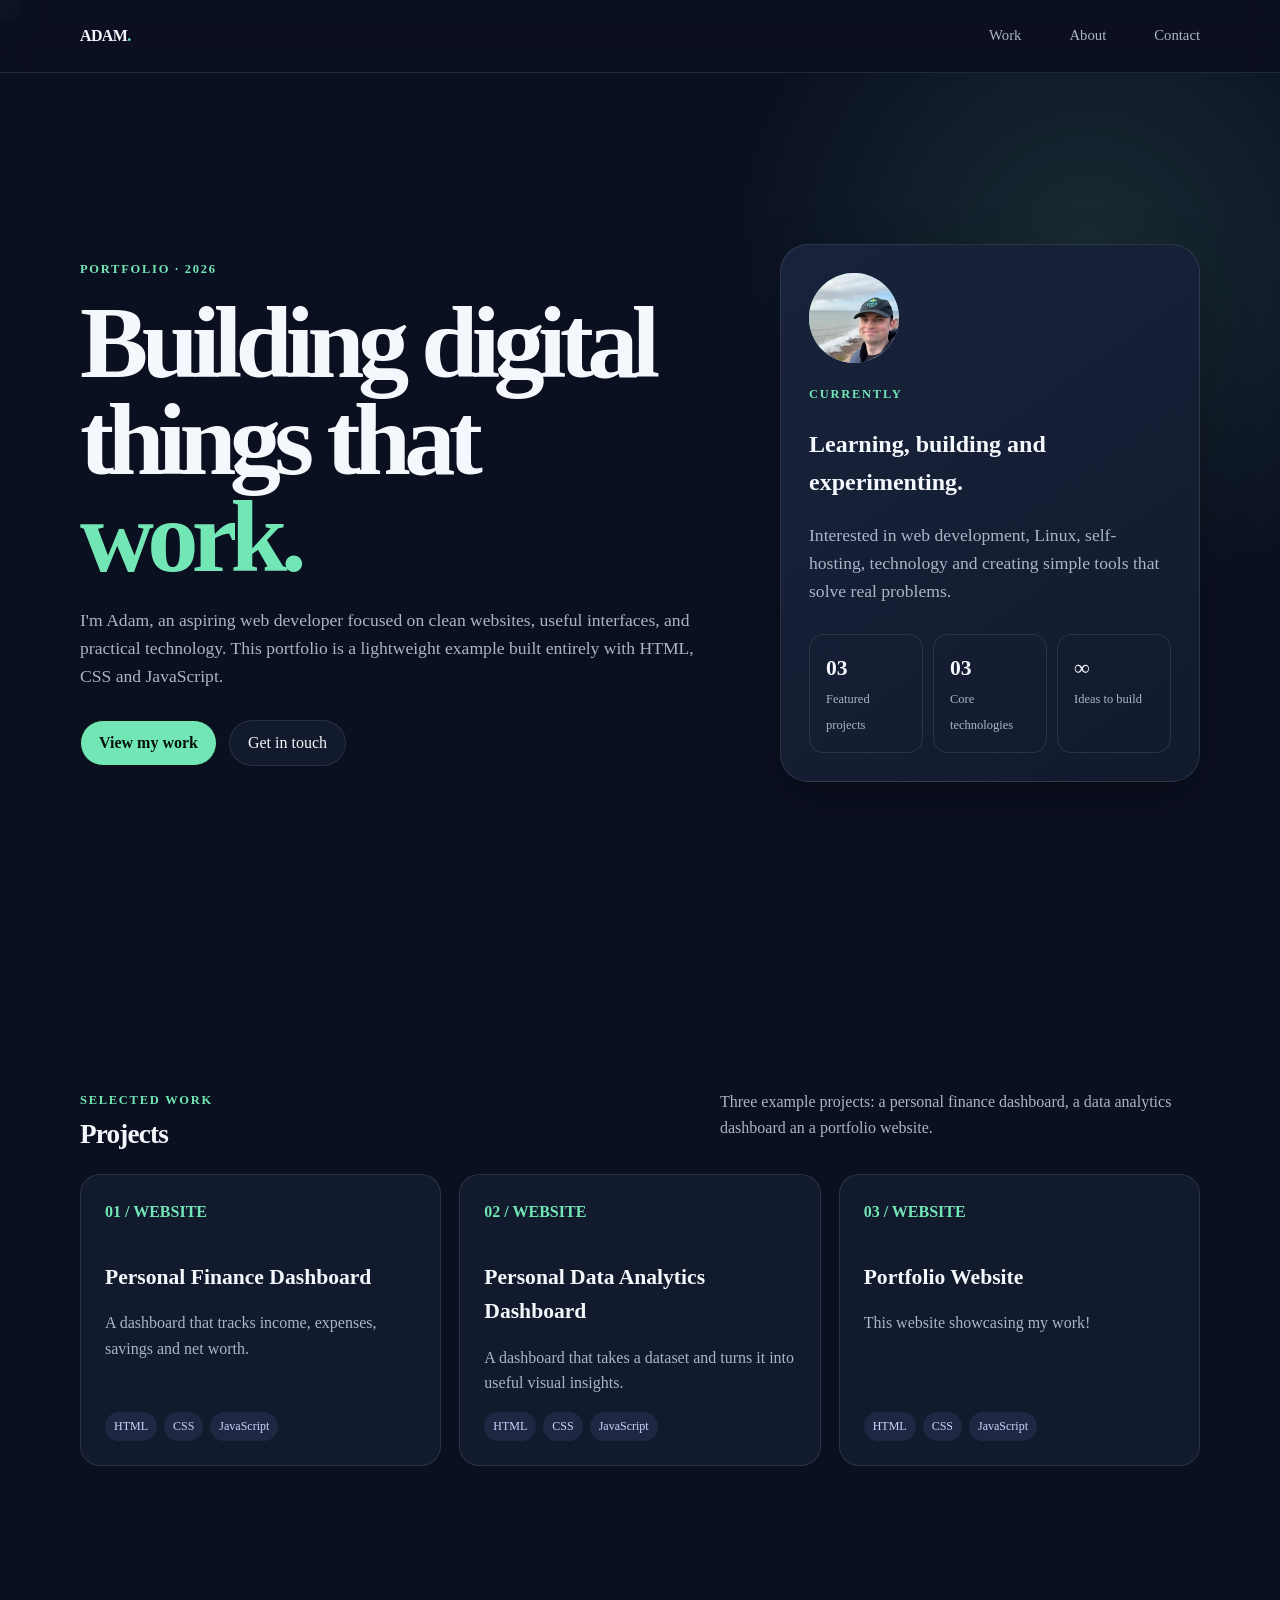
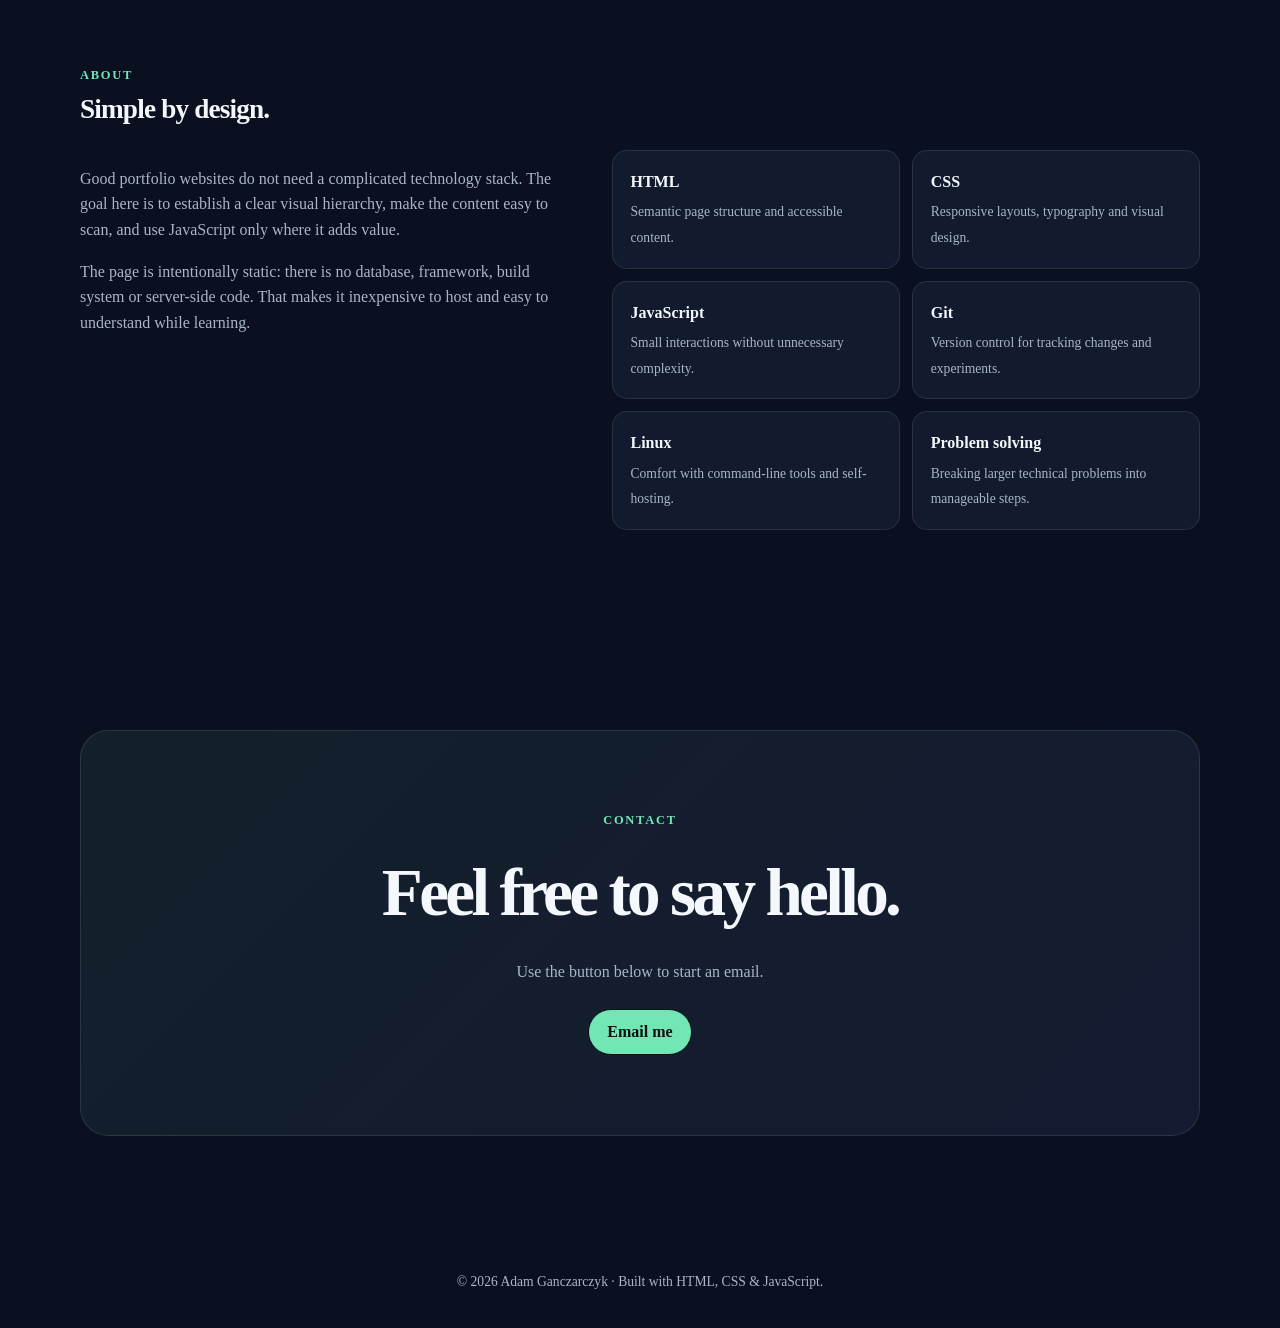
<file: index.html>
<!DOCTYPE html> <!-- Declares this document as modern HTML5. -->
<html lang="en"> <!-- Sets English as the document language for browsers and assistive technology. -->
<head>
  <meta charset="utf-8"> <!-- Allows the page to display the full range of text characters. -->
  <meta name="viewport" content="width=device-width, initial-scale=1"> <!-- Makes the layout match the device width on phones and tablets. -->
  <title>Adam Ganczarczyk &ndash; Portfolio</title> <!-- Sets the title shown in the browser tab. -->
  <link rel="stylesheet" href="style.css"> <!-- Loads the one stylesheet shared by both pages. -->
	<link rel="icon" href="favicon.png" type="image/png">
  <script src="script.js" defer></script> <!-- Loads the one shared script after the HTML has been parsed. -->
</head> <!-- Ends the page metadata. -->

<body> <!-- Starts the visible homepage content. -->
<!-- Animated background -->
	<ul class="background" aria-hidden="true">
	<li></li>
	<li></li>
	<li></li>
	<li></li>
	<li></li>
	<li></li>
	<li></li>
	<li></li>
	<li></li>
	<li></li>
	</ul>
	
	<!-- The header contains the portfolio brand and in-page navigation. -->
<header class="site-header">
	<nav class="nav container" aria-label="Main navigation">
		<a class="logo" href="#top">ADAM<span>.</span>
		</a>
		<div class="nav-links">
			<a href="#work">Work</a>
			<a href="#about">About</a>
			<a href="#contact">Contact</a>
		</div>
	</nav>
</header>

<!-- Gives the main content a top anchor for the brand link. -->
<main id="top"> 
<!-- The hero introduces the portfolio owner and offers quick navigation actions. -->
<section class="hero">
	<div class="container hero-grid">
		<div>
			<div class="eyebrow">Portfolio · 2026</div>
			<h1>Building digital things that <span>work.</span>
			</h1>
			<p>I'm Adam, an aspiring web developer focused on clean websites, useful interfaces, and practical technology. This portfolio is a lightweight example built entirely with HTML, CSS and JavaScript.</p>
			<div class="actions">
				<a class="btn primary" href="#work">View my work</a>
				<a class="btn" href="#contact">Get in touch</a>
			</div>
		</div>
		<aside class="hero-card">
			<div class="avatar">
				<img src="Profile_Picture.webp" alt="Profile Picture">
		</div>
				<div class="eyebrow">Currently
		</div>
				<h2>Learning, building and experimenting.</h2>
				<p>Interested in web development, Linux, self-hosting, technology and creating simple tools that solve real problems.</p>
				<div class="stats">
					<div class="stat">
						<strong>03</strong>
						<span>Featured projects</span>
					</div>
					<div class="stat">
						<strong>03</strong>
						<span>Core technologies</span>
					</div>
					<div class="stat">
						<strong>∞</strong>
						<span>Ideas to build</span>
					</div>
				</div>
			</aside>
		</div>
	</section>
	
<!-- The work section presents featured projects, including the link to finance.html. -->
<section class="section" id="work">
	<div class="container">
		<div class="section-heading">
			<div>
				<div class="eyebrow">Selected work</div>
				<h2>Projects</h2>
			</div>
			<p>Three example projects: a personal finance dashboard, a data analytics dashboard an a portfolio website.</p>
		</div>
		<div class="projects">
			<a class="project project-link" href="finance.html" aria-label="Open the Personal Finance Dashboard">
				<div>
					<div class="project-number">01 / WEBSITE</div>
					<h3>Personal Finance Dashboard</h3>
					<p>A dashboard that tracks income, expenses, savings and net worth.</p>
				</div>
				<div class="tags">
					<span class="tag">HTML</span>
					<span class="tag">CSS</span>
					<span class="tag">JavaScript</span>
				</div>
			</a>
			<article class="project project-link">
					<div class="project-content">
						<div>
							<div class="project-number">02 / WEBSITE</div>
							<h3>Personal Data Analytics Dashboard</h3>
							<p>A dashboard that takes a dataset and turns it into useful visual insights.</p>
						</div>
						<div class="tags">
							<span class="tag">HTML</span>
							<span class="tag">CSS</span>
							<span class="tag">JavaScript</span>
						</div>
					</div>
				<span class="coming-soon" aria-hidden="true">Coming Soon!</span>
			</article>
			<article class="project">
				<div>
					<div class="project-number">03 / WEBSITE</div>
					<h3>Portfolio Website</h3>
					<p>This website showcasing my work!</p>
				</div>
				<div class="tags">
					<span class="tag">HTML</span>
					<span class="tag">CSS</span>
					<span class="tag">JavaScript</span>
				</div>
			</article>
		</div>
	</div>
</section>
<!-- The about section explains the site's approach and summarises relevant skills. -->
<section class="section" id="about">
	<div class="container">
		<div class="section-heading">
			<div>
				<div class="eyebrow">About</div>
				<h2>Simple by design.</h2>
			</div>
		</div>
		<div class="about-grid">
			<div class="about-copy">
				<p>Good portfolio websites do not need a complicated technology stack. The goal here is to establish a clear visual hierarchy, make the content easy to scan, and use JavaScript only where it adds value.</p>
				<p>The page is intentionally static: there is no database, framework, build system or server-side code. That makes it inexpensive to host and easy to understand while learning.</p>
			</div>
			<div class="skills">
				<div class="skill">
					<strong>HTML</strong>
					<span>Semantic page structure and accessible content.</span>
				</div>
				<div class="skill">
					<strong>CSS</strong>
					<span>Responsive layouts, typography and visual design.</span>
				</div>
				<div class="skill">
					<strong>JavaScript</strong>
					<span>Small interactions without unnecessary complexity.</span>
				</div>
				<div class="skill">
					<strong>Git</strong>
					<span>Version control for tracking changes and experiments.</span>
				</div>
				<div class="skill">
					<strong>Linux</strong>
					<span>Comfort with command-line tools and self-hosting.</span>
				</div>
				<div class="skill">
					<strong>Problem solving</strong>
					<span>Breaking larger technical problems into manageable steps.</span>
				</div>
			</div>
		</div>
	</div>
</section>

<!-- The contact panel provides an email action handled by the shared JavaScript. -->
<section class="section">
	<div class="container">
		<div class="contact" id="contact">
			<div class="eyebrow">Contact</div>
			<h2>Feel free to say hello.</h2>
			<p>Use the button below to start an email.</p>
			<button class="btn primary" id="emailButton" type="button">Email me</button>
		</div>
	</div>
</section>
</main>
<!-- Gives visitors a quick way to return to the top after scrolling. -->
<button id="backToTop" class="back-to-top" type="button" aria-label="Back to top" title="Back to top">↑</button>
<!-- The footer includes a year filled in by the shared JavaScript. -->
<footer>
	<div class="container">© <span id="year"></span> Adam Ganczarczyk · Built with HTML, CSS &amp; JavaScript.</div>
</footer>
</body>
<!-- Ends the visible homepage content. -->
</html>
<!-- Ends the HTML document. -->
</file>
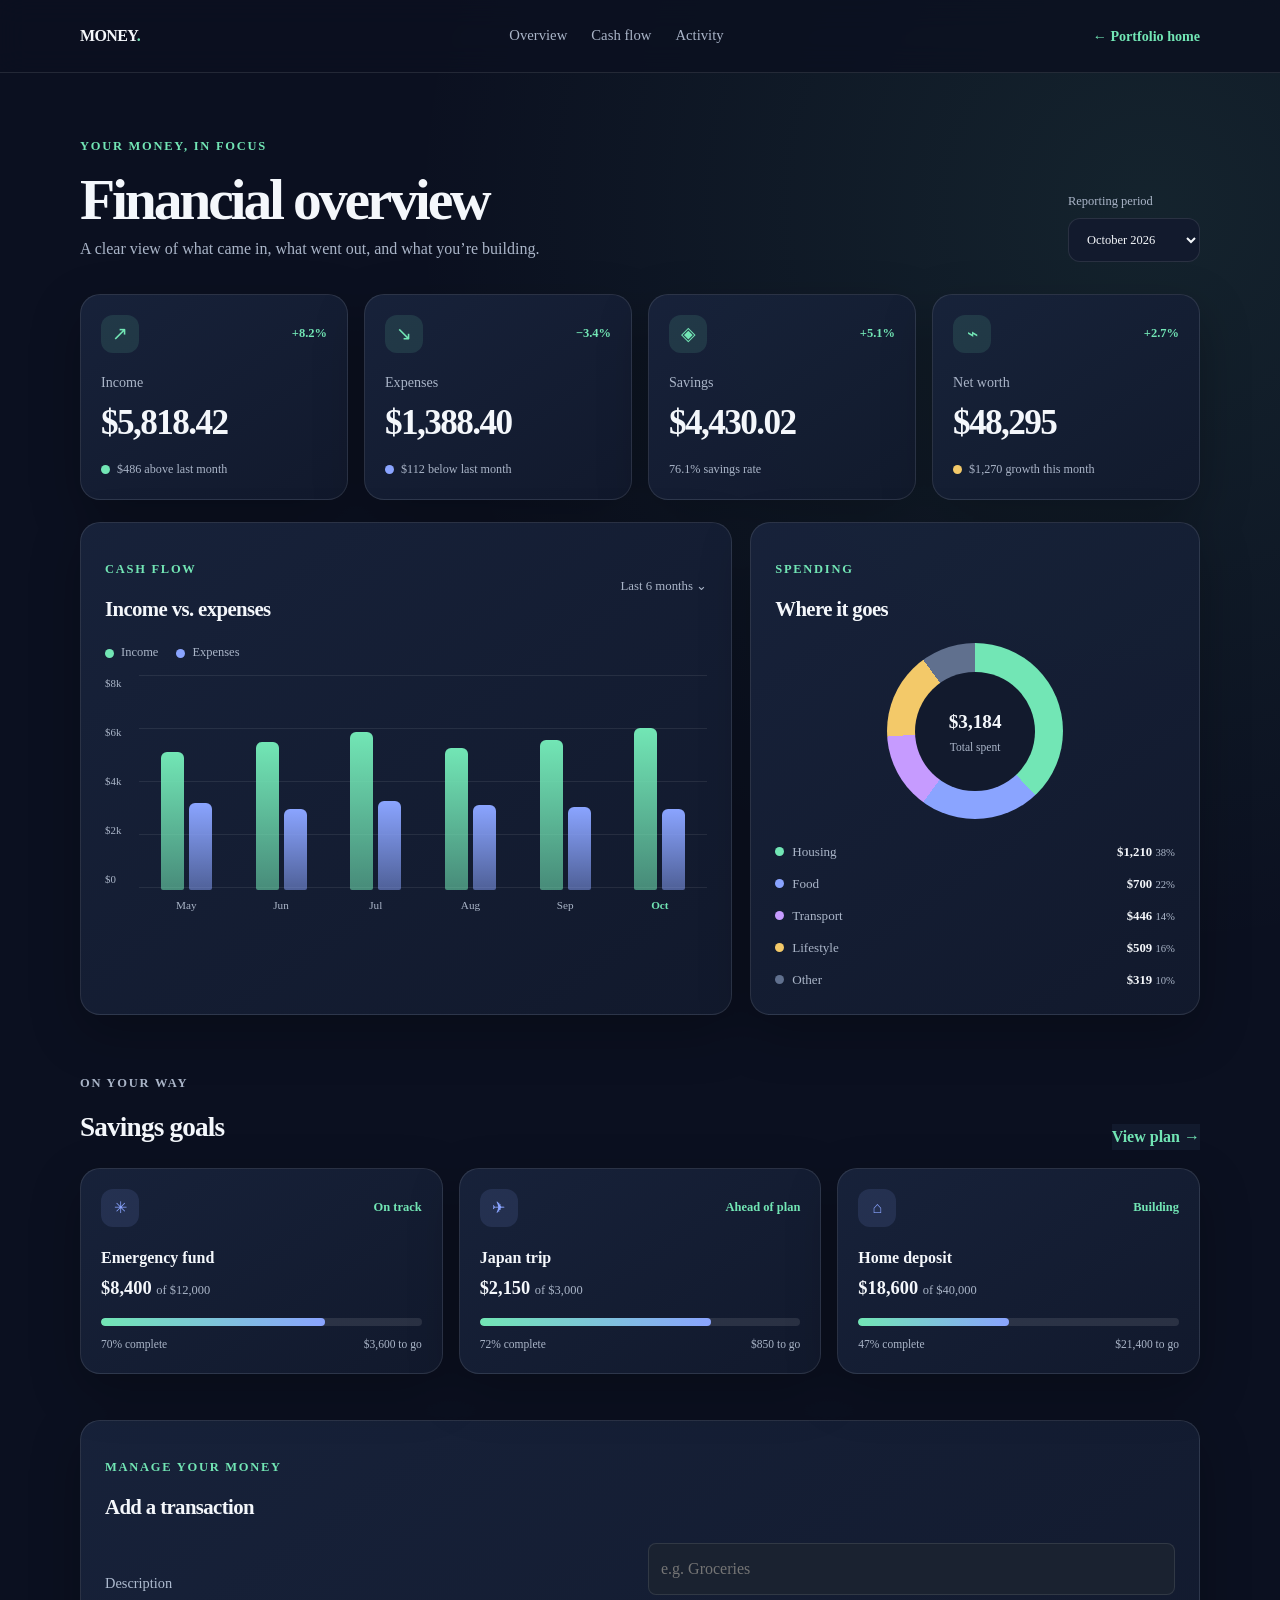
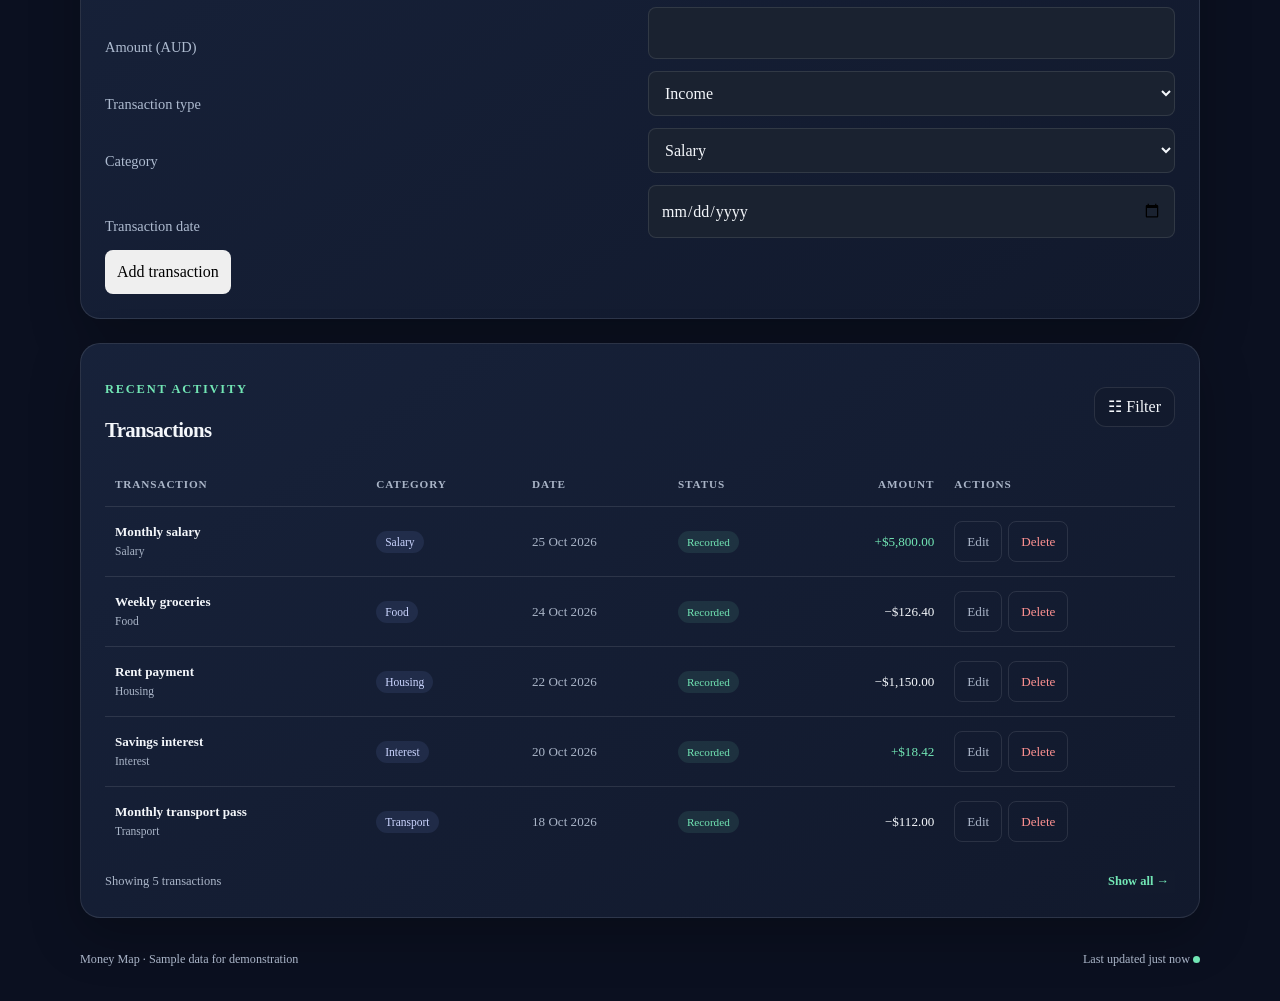
<file: finance.html>
<!-- Declares this document as modern HTML5. -->
<!DOCTYPE html>
<!-- Sets English as the document language for browsers and assistive technology. -->
<html lang="en">
<!-- Starts metadata that configures the page but is not shown as page content. -->
<head>
	<meta charset="utf-8"> <!-- Allows the page to display the full range of text characters. -->
	<meta name="viewport" content="width=device-width, initial-scale=1"> <!-- Makes the layout match the device width on phones and tablets. -->
	<meta name="theme-color" content="#0b1020"> <!-- Sets the browser toolbar colour on supported mobile browsers. -->
	<title>Personal Finance Dashboard</title> <!-- Sets the title shown in the browser tab. -->
	<link rel="stylesheet" href="style.css"> <!-- Reuses the portfolio stylesheet so both pages share one CSS file. -->
	<link rel="icon" href="favicon.png" type="image/png">
	<script src="script.js" defer></script> <!-- Reuses the portfolio scripts so both pages share two JavaScript files. -->
	<script src="finance.js" defer></script>  
</head> <!-- Ends the page metadata. -->
<body class="finance-page"> <!-- Starts the visible dashboard page and applies its shared stylesheet layout. -->
  <!-- The header provides the dashboard identity and the primary navigation. -->
  <header class="site-header"> <!-- Creates the page header. -->
    <nav class="nav container" aria-label="Main navigation"> <!-- Groups the brand and navigation links accessibly. -->
      <a class="logo" href="index.html" aria-label="Return to Adam's portfolio homepage">MONEY<span>.</span></a> <!-- Returns the visitor to the portfolio homepage. -->
      <div class="nav-links"> <!-- Groups the dashboard section links. -->
        <a href="#overview">Overview</a> <!-- Jumps to the financial summary. -->
        <a href="#cash-flow">Cash flow</a> <!-- Jumps to the income and expense charts. -->
        <a href="#activity">Activity</a> <!-- Jumps to the recent transactions table. -->
      </div> <!-- Ends the navigation link group. -->
      <a class="home-link" href="index.html">← Portfolio home</a> <!-- Provides an obvious route back to the portfolio homepage. -->
    </nav> <!-- Ends the navigation region. -->
  </header> <!-- Ends the page header. -->

  <!-- The main region contains all dashboard information. -->
  <main id="overview" class="container"> <!-- Gives the dashboard an anchor and centres its content. -->
    <section class="welcome-row" aria-labelledby="page-title"> <!-- Introduces the dashboard and its reporting period. -->
      <div> <!-- Groups the greeting and main page heading. -->
        <p class="eyebrow">Your money, in focus</p> <!-- Adds a compact introductory label. -->
        <h1 id="page-title">Financial overview</h1> <!-- Names the primary page content. -->
        <p class="welcome-copy">A clear view of what came in, what went out, and what you’re building.</p> <!-- Explains what the dashboard summarizes. -->
      </div> <!-- Ends the greeting group. -->
      <label class="period-picker"> <!-- Associates a readable label with the reporting-period control. -->
        <span>Reporting period</span> <!-- Describes the adjacent select menu. -->
        <select id="periodSelect" aria-label="Choose reporting period"> <!-- Lets the visitor choose a month for the sample dashboard. -->
          <option value="october">October 2026</option> <!-- Provides the default reporting month. -->
          <option value="september">September 2026</option> <!-- Provides an earlier period for the interactive example. -->
          <option value="august">August 2026</option> <!-- Provides another period for the interactive example. -->
        </select> <!-- Ends the reporting-period options. -->
      </label> <!-- Ends the reporting-period control. -->
    </section> <!-- Ends the welcome section. -->

    <!-- Summary cards show the four core personal-finance measurements. -->
    <section class="metric-grid" aria-label="Key financial metrics"> <!-- Creates a labelled group of top-level financial figures. -->
      <article class="metric-card income-card"> <!-- Starts the monthly income summary card. -->
        <div class="metric-top"><span class="metric-icon" aria-hidden="true">↗</span><span class="trend positive">+8.2%</span></div> <!-- Shows a decorative icon and month-to-month income trend. -->
        <p class="metric-label">Income</p> <!-- Labels the amount shown below. -->
        <p class="metric-value" data-metric="income">$6,420</p> <!-- Displays the selected period's sample income. -->
        <p class="metric-note"> <span class="dot green-dot"></span> $486 above last month</p> <!-- Summarizes the income change using text and a colour cue. -->
      </article> <!-- Ends the income card. -->
      <article class="metric-card expense-card"> <!-- Starts the monthly expenses summary card. -->
        <div class="metric-top"><span class="metric-icon" aria-hidden="true">↘</span><span class="trend positive">−3.4%</span></div> <!-- Shows an icon and the reduction in expenses. -->
        <p class="metric-label">Expenses</p> <!-- Labels the amount shown below. -->
        <p class="metric-value" data-metric="expenses">$3,184</p> <!-- Displays the selected period's sample expenses. -->
        <p class="metric-note"><span class="dot blue-dot"></span> $112 below last month</p> <!-- Summarizes expense movement without relying only on colour. -->
      </article> <!-- Ends the expenses card. -->
      <article class="metric-card savings-card"> <!-- Starts the monthly savings summary card. -->
        <div class="metric-top"><span class="metric-icon" aria-hidden="true">◈</span><span class="trend positive">+5.1%</span></div> <!-- Shows a savings symbol and its monthly trend. -->
        <p class="metric-label">Savings</p> <!-- Labels the amount shown below. -->
        <p class="metric-value" data-metric="savings">$3,236</p> <!-- Displays income minus expenses for the selected period. -->
        <p class="metric-note"><span class="dot purple-dot"></span> 50.4% savings rate</p> <!-- Shows the proportion of income saved. -->
      </article> <!-- Ends the savings card. -->
      <article class="metric-card networth-card"> <!-- Starts the net-worth summary card. -->
        <div class="metric-top"><span class="metric-icon" aria-hidden="true">⌁</span><span class="trend positive">+2.7%</span></div> <!-- Shows a net-worth symbol and its monthly trend. -->
        <p class="metric-label">Net worth</p> <!-- Labels the amount shown below. -->
        <p class="metric-value" data-metric="networth">$48,295</p> <!-- Displays the selected period's sample net worth. -->
        <p class="metric-note"><span class="dot gold-dot"></span> $1,270 growth this month</p> <!-- Describes the net-worth increase in plain language. -->
      </article> <!-- Ends the net-worth card. -->
    </section> <!-- Ends the key-metrics group. -->

    <!-- Charts compare income and expenses, then show how spending is divided. -->
    <section id="cash-flow" class="chart-grid" aria-label="Cash flow and spending breakdown"> <!-- Creates a pair of cash-flow visualizations. -->
      <article class="panel cashflow-panel"> <!-- Starts the monthly cash-flow chart panel. -->
        <div class="panel-heading"><div><p class="eyebrow">Cash flow</p><h2>Income vs. expenses</h2></div><span class="chart-period">Last 6 months <span aria-hidden="true">⌄</span></span></div> <!-- Gives the chart a title and period label. -->
        <div class="legend" aria-label="Chart legend"><span><i class="legend-dot income-legend"></i>Income</span><span><i class="legend-dot expense-legend"></i>Expenses</span></div> <!-- Explains which bar colour represents each series. -->
        <div class="bar-chart" role="img" aria-label="Bar chart comparing monthly income and expenses from May through October"> <!-- Announces the chart purpose to assistive technology. -->
          <div class="y-labels" aria-hidden="true"><span>$8k</span><span>$6k</span><span>$4k</span><span>$2k</span><span>$0</span></div> <!-- Shows the chart's approximate dollar scale. -->
          <div class="plot-area"> <!-- Holds gridlines and the month-by-month bar groups. -->
            <div class="grid-lines" aria-hidden="true"><i></i><i></i><i></i><i></i><i></i></div> <!-- Draws horizontal guides behind the bars. -->
            <div class="bar-groups"> <!-- Arranges monthly income and expense bars in columns. -->
              <div class="bar-group"><div class="bars"><span class="bar income-bar" style="--bar-height:68%" title="May income: $5,450"></span><span class="bar expense-bar" style="--bar-height:43%" title="May expenses: $3,420"></span></div><span class="month-label">May</span></div> <!-- Shows May's income and expenses. -->
              <div class="bar-group"><div class="bars"><span class="bar income-bar" style="--bar-height:73%" title="June income: $5,840"></span><span class="bar expense-bar" style="--bar-height:40%" title="June expenses: $3,180"></span></div><span class="month-label">Jun</span></div> <!-- Shows June's income and expenses. -->
              <div class="bar-group"><div class="bars"><span class="bar income-bar" style="--bar-height:78%" title="July income: $6,240"></span><span class="bar expense-bar" style="--bar-height:44%" title="July expenses: $3,520"></span></div><span class="month-label">Jul</span></div> <!-- Shows July's income and expenses. -->
              <div class="bar-group"><div class="bars"><span class="bar income-bar" style="--bar-height:70%" title="August income: $5,620"></span><span class="bar expense-bar" style="--bar-height:42%" title="August expenses: $3,360"></span></div><span class="month-label">Aug</span></div> <!-- Shows August's income and expenses. -->
              <div class="bar-group"><div class="bars"><span class="bar income-bar" style="--bar-height:74%" title="September income: $5,934"></span><span class="bar expense-bar" style="--bar-height:41%" title="September expenses: $3,296"></span></div><span class="month-label">Sep</span></div> <!-- Shows September's income and expenses. -->
              <div class="bar-group current-month"><div class="bars"><span class="bar income-bar" style="--bar-height:80%" title="October income: $6,420"></span><span class="bar expense-bar" style="--bar-height:40%" title="October expenses: $3,184"></span></div><span class="month-label">Oct</span></div> <!-- Highlights October's income and expenses. -->
            </div> <!-- Ends the monthly bar groups. -->
          </div> <!-- Ends the plot area. -->
        </div> <!-- Ends the bar chart. -->
      </article> <!-- Ends the cash-flow panel. -->

      <article class="panel spending-panel"> <!-- Starts the spending-by-category panel. -->
        <div class="panel-heading"><div><p class="eyebrow">Spending</p><h2>Where it goes</h2></div></div> <!-- Adds the panel title. -->
        <div class="spending-summary"><div class="donut" role="img" aria-label="Spending breakdown: housing 38%, food 22%, transport 14%, lifestyle 16%, other 10%"><div class="donut-center"><strong>$3,184</strong><span>Total spent</span></div></div></div> <!-- Shows the overall spend and accessible category proportions. -->
        <ul class="category-list"> <!-- Starts the spending category key. -->
          <li><span><i class="category-dot housing"></i>Housing</span><strong>$1,210 <small>38%</small></strong></li> <!-- Gives the housing amount and share. -->
          <li><span><i class="category-dot food"></i>Food</span><strong>$700 <small>22%</small></strong></li> <!-- Gives the food amount and share. -->
          <li><span><i class="category-dot transport"></i>Transport</span><strong>$446 <small>14%</small></strong></li> <!-- Gives the transport amount and share. -->
          <li><span><i class="category-dot lifestyle"></i>Lifestyle</span><strong>$509 <small>16%</small></strong></li> <!-- Gives the lifestyle amount and share. -->
          <li><span><i class="category-dot other"></i>Other</span><strong>$319 <small>10%</small></strong></li> <!-- Gives the other-expenses amount and share. -->
        </ul> <!-- Ends the category key. -->
      </article> <!-- Ends the spending panel. -->
    </section> <!-- Ends the cash-flow visualization section. -->

    <!-- Savings goals show progress toward the visitor's targets. -->
    <section class="goals-section" aria-labelledby="goals-title"> <!-- Creates the savings-goal summary region. -->
      <div class="section-heading"><div><p class="eyebrow">On your way</p><h2 id="goals-title">Savings goals</h2></div><a class="text-link" href="#activity">View plan <span aria-hidden="true">→</span></a></div> <!-- Names the section and provides a related navigation link. -->
      <div class="goal-grid"> <!-- Arranges individual goals in a responsive grid. -->
        <article class="goal-card"><div class="goal-top"><span class="goal-icon emergency-icon" aria-hidden="true">✳</span><span class="goal-status">On track</span></div><h3>Emergency fund</h3><p class="goal-amount">$8,400 <span>of $12,000</span></p><div class="progress-track" role="progressbar" aria-label="Emergency fund progress" aria-valuenow="70" aria-valuemin="0" aria-valuemax="100"><span class="progress-fill emergency-fill" style="--progress:70%"></span></div><p class="goal-foot"><span>70% complete</span><span>$3,600 to go</span></p></article> <!-- Summarizes current progress toward an emergency fund. -->
        <article class="goal-card"><div class="goal-top"><span class="goal-icon travel-icon" aria-hidden="true">✈</span><span class="goal-status">Ahead of plan</span></div><h3>Japan trip</h3><p class="goal-amount">$2,150 <span>of $3,000</span></p><div class="progress-track" role="progressbar" aria-label="Japan trip savings progress" aria-valuenow="72" aria-valuemin="0" aria-valuemax="100"><span class="progress-fill travel-fill" style="--progress:72%"></span></div><p class="goal-foot"><span>72% complete</span><span>$850 to go</span></p></article> <!-- Summarizes current progress toward the trip budget. -->
        <article class="goal-card"><div class="goal-top"><span class="goal-icon home-icon" aria-hidden="true">⌂</span><span class="goal-status">Building</span></div><h3>Home deposit</h3><p class="goal-amount">$18,600 <span>of $40,000</span></p><div class="progress-track" role="progressbar" aria-label="Home deposit progress" aria-valuenow="47" aria-valuemin="0" aria-valuemax="100"><span class="progress-fill home-fill" style="--progress:47%"></span></div><p class="goal-foot"><span>47% complete</span><span>$21,400 to go</span></p></article> <!-- Summarizes current progress toward a home deposit. -->
      </div> <!-- Ends the savings goals grid. -->
    </section> <!-- Ends the savings goals section. -->
	
<section class="panel activity-panel" id="transaction-editor">
	<div class="panel-heading">
		<div>
			<p class="eyebrow">Manage your money</p>
			<h2 id="editor-title">Add a transaction</h2>
		</div>
	</div>
	<form id="transaction-form" class="finance-form">
		<label for="description">Description</label>
		<input id="description" type="text" placeholder="e.g. Groceries" required>
			<label for="amount">Amount (AUD)</label>
			<input id="amount" type="number" min="0.01" step="0.01" required>
				<label for="type">Transaction type</label>
				<select id="type">
					<option value="income">Income</option>
					<option value="expense">Expense</option>
				</select>
				<label for="category">Category</label>
				<select id="category">
					<option value="Salary">Salary</option>
					<option value="Housing">Housing</option>
					<option value="Food">Food</option>
					<option value="Transport">Transport</option>
					<option value="Bills">Bills</option>
					<option value="Interest">Interest</option>
					<option value="Lifestyle">Lifestyle</option>
					<option value="Other">Other</option>
				</select>
				<label for="date">Transaction date</label>
				<input id="date" type="date" required>
				<div class="form-actions">
					<button type="submit" id="submit-button">
					Add transaction
					</button>
					<button type="button" id="cancel-edit" hidden> 
					Cancel
					</button>
				</div>
	</form>
</section>
	
    <!-- Recent transactions make day-to-day activity easy to scan. -->
    <section id="activity" class="panel activity-panel" aria-labelledby="activity-title"> <!-- Creates a labelled transaction-history panel. -->
      <div class="panel-heading activity-heading"><div><p class="eyebrow">Recent activity</p><h2 id="activity-title">Transactions</h2></div><button class="filter-button" type="button" id="filterButton"><span aria-hidden="true">☷</span> Filter</button></div> <!-- Provides the table heading and its interactive filter button. -->
      <div class="table-wrap"> <!-- Allows the table to scroll horizontally on narrow screens. -->
        <table> <!-- Starts the structured transaction table. -->          
<thead>
  <tr>
    <th scope="col">Transaction</th>
    <th scope="col">Category</th>
    <th scope="col">Date</th>
    <th scope="col">Status</th>
    <th scope="col" class="amount-heading">Amount</th>
    <th scope="col">Actions</th>
  </tr>
</thead><!-- Labels each table column for screen readers. -->
          <tbody id="transactionRows"> <!-- Gives JavaScript a target for transaction filtering. -->
          </tbody> <!-- Ends the transaction records. -->
        </table> <!-- Ends the transaction table. -->
      </div> <!-- Ends the responsive table wrapper. -->
      <div class="table-footer"><span>Showing 5 of 24 transactions</span><button type="button" class="text-link" id="showAllButton">Show all <span aria-hidden="true">→</span></button></div> <!-- Summarizes the visible rows and offers the filter toggle. -->
    </section> <!-- Ends the transaction section. -->

<!-- Gives visitors a quick way to return to the top after scrolling. -->
<button id="backToTop" class="back-to-top" type="button" aria-label="Back to top" title="Back to top">↑</button>

    <footer class="dashboard-footer"> <!-- Starts the dashboard footer. -->
      <span>Money Map <span aria-hidden="true">·</span> Sample data for demonstration</span> <!-- Clarifies that the displayed finances are examples. -->
      <span>Last updated just now <span class="sync-dot" aria-hidden="true"></span></span> <!-- Shows a decorative sync indicator and update time. -->
    </footer> <!-- Ends the dashboard footer. -->
  </main> <!-- Ends the primary dashboard content. -->
</body> <!-- Ends the visible page content. -->
</html> <!-- Ends the HTML document. -->
</file>
<file: style.css>
/* =========================
   1. DESIGN TOKENS
   ========================= */
:root {
    --background: #0b1020;
    /* Sets the main page background colour. */
    --surface: #121a2d;
    /* Sets the colour of cards and panels. */
    --surface-2: #18233b;
    /* Sets a slightly lighter surface colour. */
    --text: #f4f7fb;
    /* Sets the primary text colour. */
    --muted: #aab5c8;
    /* Sets the secondary text colour. */
    --accent: #72e6b5;
    /* Sets the main accent colour. */
    --accent-2: #8aa4ff;
    /* Sets a secondary accent colour. */
    --border: rgba(255, 255, 255, .1);
    /* Creates subtle borders. */
    --shadow: 0 18px 50px rgba(0, 0, 0, .25);
    /* Creates depth around cards. */
    --radius: 20px;
    /* Gives components rounded corners. */
    --max: 1120px;
    /* Limits the readable content width. */
}

/* =========================
   2. GLOBAL STYLES
   ========================= */
* {
    box-sizing: border-box;
    /* Makes width calculations include padding and borders. */
    scroll-behavior: smooth;
    /* Makes anchor navigation scroll smoothly. */
}

html {
    scroll-padding-top: 90px;
    /* Leaves room for the fixed navigation bar. */
}

body {
    margin: 0;
    /* Removes the browser's default page margin. */
    font-family: "Segoe UI";
    /* Defines the site's typography. */
    background: var(--background);
    /* Applies the main background colour. */
    color: var(--text);
    /* Applies the primary text colour. */
    line-height: 1.6;
    /* Improves text readability. */
}

a {
    color: inherit;
    /* Makes links inherit their surrounding text colour. */
    text-decoration: none;
    /* Removes default underlines. */
    transition: transform 0.1s;
}

button {
    font: inherit;
	border: none;
    /* Makes buttons use the site's font. */
}

/* =========================
   3. LAYOUT
   ========================= */
.container {
    width: min(100% - 40px, var(--max));
    /* Keeps content responsive with side margins. */
    margin-inline: auto;
    /* Centres the content horizontally. */
}

.section {
    padding: 100px 0;
    /* Adds vertical space around each major section. */
    background: #0b1020;
    /* Adds decorative lighting. */
}

.eyebrow {
    color: var(--accent);
    /* Highlights small section labels. */
    font-size: .78rem;
    /* Makes the label compact. */
    font-weight: 800;
    /* Gives the label visual emphasis. */
    letter-spacing: .14em;
    /* Spreads out the uppercase letters. */
    text-transform: uppercase;
    /* Converts labels to uppercase. */
}

/* =========================
   4. NAVIGATION
   ========================= */
.site-header {
    position: fixed;
    /* Keeps navigation visible while scrolling. */
    inset: 0 0 auto;
    /* Places the header at the top of the screen. */
    z-index: 100;
    /* Keeps it above page content. */
    background: rgba(11, 16, 32, .82);
    /* Adds a translucent background. */
    backdrop-filter: blur(14px);
    /* Blurs content behind the navigation. */
    border-bottom: 1px solid var(--border);
    /* Separates navigation from content. */
}

.nav {
    min-height: 72px;
    /* Gives the navigation a comfortable height. */
    display: flex;
    /* Places brand and links in a row. */
    align-items: center;
    /* Vertically centres navigation items. */
    justify-content: space-between;
    /* Pushes brand and links apart. */
    gap: 24px;
    /* Adds space between navigation groups. */
}

.logo {
    font-weight: 900;
    /* Makes the logo visually strong. */
    letter-spacing: -.04em;
    /* Tightens the logo lettering. */
}

.logo span {
    color: var(--accent);
    /* Colours the final part of the logo with the accent. */
}

.nav-links {
    display: flex;
    /* Arranges navigation links horizontally. */
    gap: 3rem;
    /* Adds spacing between links. */
    color: var(--muted);
    /* Gives inactive links a softer colour. */
    font-size: .92rem;
    /* Keeps navigation text compact. */
}

.nav-links a:hover,
.nav-links a:focus-visible {
    color: var(--accent);
    /* Brightens links when the user interacts with them. */
    transform: scale(1.50);
}

/* =========================
   5. HERO
   ========================= */
.hero {
    min-height: 100vh;
    /* Makes the hero fill at least one viewport. */
    display: grid;
    /* Enables easy vertical alignment. */
    place-items: center;
    /* Centres the hero content. */
    padding: 0 0 20px;
    /* Creates space around the hero content. */
    background:
        radial-gradient(circle at 85% 20%, rgba(114, 230, 181, .13), transparent 28%);
    /* Adds subtle decorative lighting. */
}

.hero-grid {
    display: grid;
    /* Creates two hero columns. */
    grid-template-columns: 1.2fr .8fr;
    /* Gives the text slightly more width than the visual panel. */
    gap: 70px;
    /* Separates the two columns. */
    align-items: center;
    /* Vertically aligns both columns. */
}

.hero h1 {
    max-width: 760px;
    /* Prevents the heading from becoming too wide. */
    margin: 14px 0 20px;
    /* Adds spacing around the main heading. */
    font-size: clamp(3rem, 8vw, 6.5rem);
    /* Makes the heading responsive. */
    line-height: .95;
    /* Creates a compact display-heading style. */
    letter-spacing: -.065em;
    /* Tightens large heading letters. */
}

.hero h1 span {
    color: var(--accent);
    /* Highlights the key word in the heading. */
}

.hero p {
    max-width: 650px;
    /* Keeps paragraph lines readable. */
    color: var(--muted);
    /* Uses the secondary text colour. */
    font-size: 1.1rem;
    /* Makes introductory text slightly larger. */
}

.actions {
    display: flex;
    /* Places buttons beside each other. */
    flex-wrap: wrap;
    /* Allows buttons to wrap on small screens. */
    gap: 12px;
    /* Adds space between buttons. */
    margin-top: 30px;
    /* Separates buttons from the paragraph. */
}

.btn {
    display: inline-flex;
    /* Allows easy alignment inside buttons. */
    align-items: center;
    /* Vertically centres button text. */
    justify-content: center;
    /* Horizontally centres button text. */
    min-height: 46px;
    /* Gives buttons a comfortable click target. */
    padding: 0 18px;
    /* Adds horizontal button space. */
    border: 1px solid var(--border);
    /* Adds a subtle button border. */
    border-radius: 999px;
    /* Creates pill-shaped buttons. */
    background: var(--surface);
    /* Sets the secondary button background. */
    color: var(--text);
    /* Sets button text colour. */
    cursor: pointer;
    /* Shows that buttons are interactive. */
    transition: transform .2s, background .2s, border-color .2s;
    /* Smooths hover changes. */
}

.btn:hover {
    transform: translateY(-2px);
    /* Lifts the button slightly on hover. */
    border-color: rgba(114, 230, 181, .5);
    /* Highlights the button border. */
}

.btn.primary {
    background: var(--accent);
    /* Gives the primary button the accent background. */
    color: #07130f;
    /* Provides dark contrast against the accent. */
    border-color: var(--accent2);
    /* Matches the border to the accent. */
    font-weight: 800;
    /* Emphasises the primary action. */
}

.topbtn {
    display: none;
    position: fixed;
    bottom: 20px;
    right: 30px;
    z-index: 99;
    font-size: 18px;
    border: none;
    outline: none;
    background-color: red;
    color: white;
    cursor: pointer;
    padding: 15px;
    border-radius: 4px;
}

.topbtn:hover {
    background-color: #555;
}

.hero-card {
    padding: 28px;
    /* Creates internal spacing in the visual card. */
    background: linear-gradient(145deg, var(--surface-2), var(--surface));
    /* Creates subtle card depth. */
    border: 1px solid var(--border);
    /* Defines the card edge. */
    border-radius: 28px;
    /* Rounds the card corners. */
    box-shadow: 0 18px 50px rgba(0, 0, 0, .25);
    /* Adds depth to the card. */
}

.avatar {
    width: 90px;
    /* Sets the avatar width. */
    aspect-ratio: 1;
    /* Keeps the avatar perfectly square. */
    display: grid;
    /* Enables centring of initials. */
    place-items: center;
    /* Centres the initials. */
    border-radius: 50%;
    /* Makes the square into a circle. */
    background: linear-gradient(135deg, var(--accent), var(--accent-2));
    /* Creates the avatar gradient. */
    color: #07130f;
    /* Provides contrast for the initials. */
    font-size: 1.8rem;
    /* Sets the initials size. */
    font-weight: 900;
    /* Makes the initials bold. */
    margin-bottom: 22px;
    /* Separates the avatar from the text. */
    overflow: hidden;
}

.avatar img {
    width: 100%;
    height: 100%;
    object-fit: cover;
    object-position: center 10%;
    display: block;
}

.stats {
    display: grid;
    /* Creates a grid for portfolio statistics. */
    grid-template-columns: repeat(3, 1fr);
    /* Creates three equal columns. */
    gap: 10px;
    /* Adds space between statistics. */
    margin-top: 28px;
    /* Separates stats from the introduction. */
}

.stat:hover {
    border-color: rgba(114, 230, 181, .5);
    /* Highlights the button border. */
}

.stat {
    padding: 16px;
    /* Adds space inside each statistic. */
    border: 1px solid var(--border);
    /* Adds a subtle border. */
    border-radius: 14px;
    /* Rounds each statistic box. */
}

.stat strong {
    display: block;
    /* Places the number on its own line. */
    font-size: 1.35rem;
    /* Makes the statistic prominent. */
}

.stat span {
    color: var(--muted);
    /* Makes labels less visually dominant. */
    font-size: .78rem;
    /* Keeps labels compact. */
}

/* =========================
   6. SECTION HEADINGS
   ========================= */
.section-heading {
    display: flex;
    /* Places heading and supporting text in a row. */
    justify-content: space-between;
    /* Pushes the two parts apart. */
    align-items: end;
    /* Aligns their lower edges. */
    gap: 30px;
    /* Adds space between heading elements. */
    margin-bottom: 40px;
    /* Separates the heading from its content. */
}

.section-heading h2 {
    margin: 6px 0 0;
    /* Adds a small gap above the heading. */
    font-size: clamp(2rem, 5vw, 3.5rem);
    /* Makes section headings responsive. */
    letter-spacing: -.05em;
    /* Tightens large heading letters. */
}

.section-heading p {
    max-width: 480px;
    /* Keeps supporting text readable. */
    color: var(--muted);
    /* Uses secondary text colour. */
}

/* =========================
   7. PROJECTS
   ========================= */
.projects {
    display: grid;
    /* Creates a responsive project grid. */
    grid-template-columns: repeat(3, 1fr);
    /* Creates three project columns on large screens. */
    gap: 18px;
    /* Adds space between project cards. */
}

.project {
    padding: 24px;
    /* Adds internal project-card spacing. */
    min-height: 280px;
    /* Gives project cards consistent visual weight. */
    display: flex;
    /* Enables vertical arrangement. */
    flex-direction: column;
    /* Stacks project content vertically. */
    justify-content: space-between;
    /* Pushes the project link toward the bottom. */
    background: var(--surface);
    /* Sets the project card background. */
    border: 1px solid var(--border);
    /* Defines the card boundary. */
    border-radius: var(--radius);
    /* Rounds project cards. */
    transition: transform .25s, border-color .25s;
    /* Smooths project hover effects. */
}

.project:hover {
    transform: translateY(-5px);
    /* Lifts cards when hovered. */
    border-color: rgba(114, 230, 181, .4);
    /* Highlights the card boundary. */
}

.project-number {
    color: var(--accent);
    /* Highlights the project number. */
    font-weight: 800;
    /* Makes the project number prominent. */
}

.project h3 {
    margin: 35px 0 8px;
    /* Adds space around the project title. */
    font-size: 1.35rem;
    /* Sets the project title size. */
}

.project p {
    color: var(--muted);
    /* Uses secondary colour for descriptions. */
}

.tags {
    display: flex;
    /* Places technology tags in a row. */
    flex-wrap: wrap;
    /* Allows tags to wrap. */
    gap: 7px;
    /* Adds space between tags. */
}

.tag {
    padding: 5px 9px;
    /* Adds compact tag spacing. */
    border-radius: 999px;
    /* Makes tags pill-shaped. */
    background: rgba(138, 164, 255, .1);
    /* Gives tags a subtle background. */
    color: #cbd5ff;
    /* Sets tag text colour. */
    font-size: .75rem;
    /* Keeps tags compact. */
}

/* =========================
   8. ABOUT / SKILLS
   ========================= */
.about-grid {
    display: grid;
    /* Creates two columns for the about section. */
    grid-template-columns: .9fr 1.1fr;
    /* Gives the skills column slightly more room. */
    gap: 50px;
    /* Separates the columns. */
}

.about-copy {
    color: var(--muted);
    /* Uses secondary text colour for body copy. */
}

.skills {
    display: grid;
    /* Creates a grid of skill items. */
    grid-template-columns: repeat(2, 1fr);
    /* Creates two skill columns. */
    gap: 12px;
    /* Adds space between skills. */
}

.skill {
    padding: 18px;
    /* Adds space inside skill cards. */
    background: var(--surface);
    /* Sets skill card background. */
    border: 1px solid var(--border);
    /* Defines skill card edges. */
    border-radius: 15px;
    /* Rounds skill cards. */
}

.skill:hover {
    border-color: rgba(114, 230, 181, .5);
    /* Highlights the button border. */
}

.skill strong {
    display: block;
    /* Places skill name on its own line. */
    margin-bottom: 4px;
    /* Separates skill name from description. */
}

.skill span {
    color: var(--muted);
    /* Makes skill descriptions secondary. */
    font-size: .85rem;
    /* Keeps descriptions compact. */
}

/* =========================
   9. CONTACT
   ========================= */
.contact {
    text-align: center;
    /* Centres the contact content. */
    padding: 80px 20px;
    /* Adds generous contact-section spacing. */
    background: linear-gradient(135deg, rgba(114, 230, 181, .08), rgba(138, 164, 255, .08));
    /* Adds a subtle visual finish. */
    border: 1px solid var(--border);
    /* Defines the contact panel. */
    border-radius: 28px;
    /* Rounds the contact panel. */
}

.contact h2 {
    margin: 8px auto 12px;
    /* Adds spacing around the contact heading. */
    max-width: 700px;
    /* Prevents the heading from becoming too wide. */
    font-size: clamp(2rem, 6vw, 4.2rem);
    /* Makes the contact heading responsive. */
    letter-spacing: -.055em;
    /* Tightens the display heading. */
}

.contact p {
    max-width: 600px;
    /* Keeps the contact paragraph readable. */
    margin: 0 auto 25px;
    /* Centres it and adds space below. */
    color: var(--muted);
    /* Uses the secondary text colour. */
}

footer {
    padding: 35px 0;
    /* Adds footer spacing. */
    color: var(--muted);
    /* Makes footer text less prominent. */
    text-align: center;
    /* Centres the footer text. */
    font-size: .85rem;
    /* Keeps footer text compact. */
}

/* =========================
   10. RESPONSIVE DESIGN
   ========================= */
@media (max-width: 850px) {
    .hero-grid,
    .about-grid {
        grid-template-columns: 1fr;
        /* Stacks columns on medium screens. */
    }

    .projects {
        grid-template-columns: 1fr 1fr;
        /* Uses two project columns on medium screens. */
    }

    .hero-card {
        max-width: 620px;
        /* Prevents the card becoming excessively wide. */
    }
}

@media (max-width: 620px) {
    .container {
        width: min(100% - 28px, var(--max));
        /* Reduces side margins on phones. */
    }

    .nav-links {
        display: none;
        /* Hides desktop navigation links on small screens. */
    }

    .section {
        padding: 75px 0;
        /* Reduces section spacing on small screens. */
    }

    .projects,
    .skills,
    .stats {
        grid-template-columns: 1fr;
        /* Stacks grids on narrow screens. */
    }

    .section-heading {
        display: block;
        /* Stacks section heading content. */
    }
}

/* =========================
   11. ADDING A BACK-TO-TOP BUTTON
   ========================= */

/* Back to Top button */
.back-to-top {
  position: fixed;
  right: 24px;
  bottom: 24px;
  z-index: 1000;
  width: 64px;
  height: 64px;
  border: none;
  border-radius: 50%;
  background: var(--accent);
  color: #10141c;
  font-size: 24px;
  cursor: pointer;
  opacity: 0;
  visibility: hidden;
  transform: translateY(10px);
  transition: opacity 0.2s ease,
              transform 0.2s ease,
              visibility 0.2s;
}

/* Show the button when the user scrolls down */
.back-to-top.is-visible {
  opacity: 1;
  visibility: visible;
  transform: translateY(0);
}

/* Change appearance when hovering */
.back-to-top:hover {
  filter: brightness(1.1);
}

/* Show keyboard focus clearly */
.back-to-top:focus-visible {
  outline: 3px solid white;
  outline-offset: 3px;
}

/* Respect reduced-motion preferences */
@media (prefers-reduced-motion: reduce) {
  .back-to-top {
    transition: none;
  }
}

/* =========================
   12. ADDING A BACKGROUND ANIMATION
   ========================= */

/* Animated background layer */
.background {
    position: fixed;
    inset: 0;
    width: 100%;
    height: 100%;
    margin: 0;
    padding: 0;
    background: #0b1020;
    overflow: hidden;
    list-style: none;
    z-index: 0;
    pointer-events: none;
}

/* Keep all website content above the animation */
.site-header,
main,
footer {
    position: relative;
    z-index: 1;
}

/* Keep the animation behind the content */
.hero,
.section,
.container {
    background-color: transparent;
}

/* Respect visitors who prefer reduced motion */
@media (prefers-reduced-motion: reduce) {
  .background li {
    animation: none;
  }
}

@keyframes animate {
    0% {
        transform: translateY(0) rotate(0deg);
        opacity: 1;
        border-radius: 0;
    }
    100% {
        transform: translateY(-1000px) rotate(720deg);
        opacity: 0;
        border-radius: 50%;
    }
}

.background {
    position: fixed;
    width: 100vw;
    height: 100vh;
    top: 0;
    left: 0;
    margin: 0;
    padding: 0;
    background: #0b1020;
    overflow: hidden;
}

.background li {
    position: absolute;
    display: block;
    list-style: none;
    width: 20px;
    height: 20px;
    background: rgba(255, 255, 255, 0.1);
    animation: animate 19s linear infinite;
}

.background li:nth-child(0) {
    left: 87%;
    width: 173px;
    height: 173px;
    bottom: -173px;
    animation-delay: 1s;
}
.background li:nth-child(1) {
    left: 72%;
    width: 141px;
    height: 141px;
    bottom: -141px;
    animation-delay: 5s;
}
.background li:nth-child(2) {
    left: 38%;
    width: 192px;
    height: 192px;
    bottom: -192px;
    animation-delay: 4s;
}
.background li:nth-child(3) {
    left: 31%;
    width: 196px;
    height: 196px;
    bottom: -196px;
    animation-delay: 15s;
}
.background li:nth-child(4) {
    left: 32%;
    width: 174px;
    height: 174px;
    bottom: -174px;
    animation-delay: 13s;
}
.background li:nth-child(5) {
    left: 62%;
    width: 131px;
    height: 131px;
    bottom: -131px;
    animation-delay: 14s;
}
.background li:nth-child(6) {
    left: 4%;
    width: 138px;
    height: 138px;
    bottom: -138px;
    animation-delay: 1s;
}
.background li:nth-child(7) {
    left: 79%;
    width: 149px;
    height: 149px;
    bottom: -149px;
    animation-delay: 11s;
}
.background li:nth-child(8) {
    left: 38%;
    width: 180px;
    height: 180px;
    bottom: -180px;
    animation-delay: 31s;
}
.background li:nth-child(9) {
    left: 24%;
    width: 102px;
    height: 102px;
    bottom: -102px;
    animation-delay: 32s;
}

/* =========================
   13. FINANCE DASHBOARD
   ========================= */
.finance-page {
    min-height: 100vh; /* Keeps the dashboard background filling short pages. */
    background: radial-gradient(circle at 90% 8%, rgba(114, 230, 181, .09), transparent 28%), var(--background); /* Adds a soft accent glow behind the dashboard. */
}
.finance-page .site-header { /* Limits dashboard navigation adjustments to the finance page. */
    position: sticky; /* Keeps the dashboard header available without covering page content. */
}
.finance-page .nav { /* Arranges the dashboard brand, section links and homepage link. */
    flex-wrap: wrap; /* Lets navigation wrap on narrow screens. */
    padding-block: 10px; /* Adds breathing room if navigation uses two rows. */
}
.finance-page .nav-links { /* Sizes the in-page dashboard navigation. */
    gap: 1.5rem; /* Keeps related links comfortably spaced. */
}
.home-link { /* Styles the clear return route to the portfolio. */
    color: var(--accent); /* Uses the accent colour to highlight the return link. */
    font-size: .88rem; /* Keeps the return link compact. */
    font-weight: 800; /* Makes the navigation action easy to find. */
}
.finance-page main { /* Adds dashboard content spacing below its header. */
    padding-top: 52px; /* Separates the overview from navigation. */
}
.welcome-row { /* Places the dashboard introduction beside its period selector. */
    display: flex; /* Creates a horizontal introduction layout. */
    align-items: end; /* Aligns the selector with the heading group. */
    justify-content: space-between; /* Pushes the selector to the opposite side. */
    gap: 24px; /* Maintains room between the two groups. */
    margin-bottom: 32px; /* Separates the introduction from the metric cards. */
}
.welcome-row h1 { /* Defines the main dashboard heading. */
    margin: 6px 0; /* Tightens spacing around the title. */
    font-size: clamp(2.2rem, 5vw, 3.6rem); /* Scales the title smoothly across screens. */
    letter-spacing: -.055em; /* Gives the heading a compact display style. */
    line-height: 1.05; /* Keeps multi-line headings tidy. */
}
.welcome-copy { /* Styles the dashboard introduction sentence. */
    margin: 0; /* Removes default paragraph spacing. */
    color: var(--muted); /* Distinguishes supporting copy from the title. */
}
.period-picker { /* Groups the reporting-period label and select control. */
    display: grid; /* Stacks the label above its control. */
    gap: 6px; /* Adds a small gap between label and menu. */
    color: var(--muted); /* Softens the helper label. */
    font-size: .78rem; /* Keeps the helper label compact. */
}
.period-picker select, .filter-button, .icon-button { /* Shares control styling across dashboard actions. */
    border: 1px solid var(--border); /* Defines the control edges. */
    border-radius: 12px; /* Rounds the control corners. */
    background: var(--surface); /* Matches controls to dashboard panels. */
    color: var(--text); /* Keeps control text readable. */
    font: inherit; /* Uses the site's typography. */
}
.period-picker select { /* Sets the reporting period control dimensions. */
    min-height: 44px; /* Provides a comfortable pointer target. */
    padding: 0 14px; /* Adds horizontal room around its value. */
}
.metric-grid { /* Arranges the four primary financial summary cards. */
    display: grid; /* Enables a responsive card grid. */
    grid-template-columns: repeat(4, minmax(0, 1fr)); /* Gives each summary equal width on larger screens. */
    gap: 16px; /* Separates each card. */
    margin-bottom: 22px; /* Creates room before the charts. */
}
.metric-card, .panel, .goal-card { /* Establishes the shared dashboard panel appearance. */
    border: 1px solid var(--border); /* Gives each panel a subtle outline. */
    border-radius: var(--radius); /* Rounds panel corners consistently. */
    background: linear-gradient(145deg, rgba(24, 35, 59, .96), rgba(18, 26, 45, .96)); /* Adds gentle depth to panel surfaces. */
    box-shadow: var(--shadow); /* Lifts panels from the background. */
}
.metric-card { /* Defines spacing within each summary card. */
    min-width: 0; /* Allows cards to shrink without overflowing their grid. */
    padding: 20px; /* Gives metric content consistent internal space. */
}
.metric-top, .panel-heading, .goal-top, .table-footer { /* Aligns common dashboard rows. */
    display: flex; /* Places row contents side by side. */
    align-items: center; /* Vertically centres row contents. */
    justify-content: space-between; /* Pushes row items to opposite ends. */
    gap: 12px; /* Leaves space between row items. */
}
.metric-icon { /* Displays the decorative metric symbol. */
    display: grid; /* Enables exact symbol centring. */
    width: 38px; /* Sets a consistent icon width. */
    aspect-ratio: 1; /* Keeps the icon container square. */
    place-items: center; /* Centres the symbol in its container. */
    border-radius: 12px; /* Softens the icon background corners. */
    background: rgba(114, 230, 181, .12); /* Adds a subtle accent backing. */
    color: var(--accent); /* Colours the symbol with the main accent. */
    font-size: 1.2rem; /* Makes the symbol easy to recognize. */
}
.trend, .goal-status { /* Creates compact status labels. */
    color: var(--accent); /* Signals positive progress. */
    font-size: .78rem; /* Keeps status text subordinate to figures. */
    font-weight: 800; /* Makes status values distinct. */
}
.metric-label { /* Styles each metric's name. */
    margin: 18px 0 0; /* Separates the label from the icon row. */
    color: var(--muted); /* Uses secondary text colour for labels. */
    font-size: .88rem; /* Gives labels a compact size. */
}
.metric-value { /* Highlights the core financial amount. */
    margin: 2px 0; /* Keeps the amount close to its label. */
    font-size: clamp(1.55rem, 3vw, 2.2rem); /* Scales amounts for available card width. */
    font-weight: 850; /* Gives amounts strong visual hierarchy. */
    letter-spacing: -.045em; /* Tightens currency figure spacing. */
}
.metric-note { /* Styles the short context below each metric. */
    display: flex; /* Aligns marker and supporting text. */
    align-items: center; /* Vertically centres the marker. */
    gap: 7px; /* Adds space between marker and note. */
    margin: 8px 0 0; /* Separates the note from the amount. */
    color: var(--muted); /* Keeps the note visually secondary. */
    font-size: .76rem; /* Fits a concise note within each card. */
}
.dot, .legend-dot, .category-dot { /* Defines shared circular colour markers. */
    display: inline-block; /* Allows dimensions on inline markers. */
    width: 9px; /* Sets marker width. */
    height: 9px; /* Sets marker height. */
    border-radius: 50%; /* Makes the marker circular. */
}
.green-dot, .income-legend { background: #72e6b5; } /* Marks income and positive values in green. */
.blue-dot, .expense-legend { background: #8aa4ff; } /* Marks expense series in blue. */
.purple-dot { background: #c69bff; } /* Marks savings in purple. */
.gold-dot { background: #f3c969; } /* Marks net worth in gold. */
.chart-grid { /* Creates two side-by-side chart panels. */
    display: grid; /* Uses grid for flexible panel sizing. */
    grid-template-columns: 1.45fr 1fr; /* Gives the six-month chart more width. */
    gap: 18px; /* Separates the chart panels. */
    margin-bottom: 46px; /* Makes space before the goals section. */
}
.panel { /* Adds common inner spacing to dashboard panels. */
    min-width: 0; /* Allows wide content to shrink inside the grid. */
    padding: 24px; /* Creates internal panel breathing room. */
}
.panel-heading { /* Aligns chart titles with panel actions. */
    margin-bottom: 18px; /* Separates panel headings from chart content. */
}
.panel-heading h2, .section-heading h2 { /* Defines dashboard panel and section titles. */
    margin: 2px 0 0; /* Removes excess default heading gaps. */
    font-size: 1.3rem; /* Gives titles a clear but compact size. */
    letter-spacing: -.03em; /* Tightens title lettering. */
}
.chart-period { /* Styles the chart's time range label. */
    color: var(--muted); /* Makes the period label secondary. */
    font-size: .8rem; /* Keeps the period compact. */
}
.legend { /* Arranges chart series labels. */
    display: flex; /* Places legend items on one line. */
    gap: 18px; /* Separates legend items. */
    margin-bottom: 12px; /* Adds room before the plot. */
    color: var(--muted); /* Softens the legend text. */
    font-size: .78rem; /* Keeps legend text compact. */
}
.legend span { display: inline-flex; align-items: center; gap: 7px; } /* Aligns each legend marker with its text. */
.bar-chart { /* Places scale labels beside the chart plot. */
    display: grid; /* Creates scale and plot columns. */
    grid-template-columns: 34px minmax(0, 1fr); /* Reserves a narrow scale column. */
    height: 240px; /* Gives bars a consistent drawing area. */
}
.y-labels { /* Arranges dollar scale labels vertically. */
    display: flex; /* Enables vertical label distribution. */
    flex-direction: column; /* Stacks scale values. */
    justify-content: space-between; /* Spreads values across chart height. */
    padding-bottom: 27px; /* Aligns the final label with the chart baseline. */
    color: var(--muted); /* Makes scale text unobtrusive. */
    font-size: .68rem; /* Keeps scale values compact. */
}
.plot-area { /* Provides the chart plotting surface. */
    position: relative; /* Anchors grid lines behind bars. */
    min-width: 0; /* Allows the plot to shrink. */
}
.grid-lines { /* Draws horizontal chart reference lines. */
    position: absolute; /* Places guides behind the bars. */
    inset: 0 0 27px; /* Leaves a label strip below the plot. */
    display: flex; /* Distributes guide lines vertically. */
    flex-direction: column; /* Stacks the guides. */
    justify-content: space-between; /* Matches guides to scale intervals. */
}
.grid-lines i { border-top: 1px solid rgba(255, 255, 255, .08); } /* Draws each subtle horizontal guide. */
.bar-groups { /* Arranges all month groups over the plot. */
    position: absolute; /* Aligns bars with the plotting surface. */
    inset: 0 0 0; /* Fills the plotting surface. */
    display: grid; /* Creates evenly spaced month columns. */
    grid-template-columns: repeat(6, minmax(0, 1fr)); /* Gives every month equal chart width. */
}
.bar-group { /* Aligns each month's bars and label. */
    display: flex; /* Stacks bar area and month label. */
    flex-direction: column; /* Places month caption below bars. */
    justify-content: end; /* Anchors groups to the chart baseline. */
    align-items: center; /* Centres bars in their month column. */
    gap: 7px; /* Separates bars from the month caption. */
}
.bars { /* Holds a pair of bars for one month. */
    display: flex; /* Places income and expense side by side. */
    align-items: end; /* Aligns both bars to a shared baseline. */
    justify-content: center; /* Centres the pair in its column. */
    gap: 5px; /* Separates the two series. */
    width: 100%; /* Allows bars to use the available month width. */
    height: calc(100% - 27px); /* Reserves room for the month caption. */
    padding-top: 10px; /* Prevents tallest bars from touching the panel top. */
}
.bar { /* Defines the base appearance of each chart bar. */
    width: min(28%, 23px); /* Sets responsive bar width. */
    height: var(--bar-height); /* Reads the sample value height from inline data. */
    min-height: 3px; /* Keeps small values visible. */
    border-radius: 6px 6px 2px 2px; /* Rounds the top of each bar. */
}
.income-bar { background: linear-gradient(#72e6b5, rgba(114, 230, 181, .55)); } /* Uses green to represent incoming funds. */
.expense-bar { background: linear-gradient(#8aa4ff, rgba(138, 164, 255, .5)); } /* Uses blue to represent outgoing funds. */
.current-month .month-label { color: var(--accent); font-weight: 800; } /* Highlights the current reporting month. */
.month-label { color: var(--muted); font-size: .7rem; } /* Styles the chart month captions. */
.spending-summary { display: grid; place-items: center; } /* Centres the spending donut in its panel. */
.donut { /* Draws the category split ring. */
    display: grid; /* Enables centring the donut's total. */
    width: 176px; /* Sets donut diameter. */
    aspect-ratio: 1; /* Keeps the donut circular. */
    place-items: center; /* Centres the inner amount. */
    border-radius: 50%; /* Makes the chart circular. */
    background: conic-gradient(#72e6b5 0 38%, #8aa4ff 38% 60%, #c69bff 60% 74%, #f3c969 74% 90%, #60708e 90% 100%); /* Encodes each spending category share as a ring segment. */
}
.donut-center { /* Creates the inner cutout and total label. */
    display: flex; /* Stacks total and caption. */
    width: 68%; /* Sets the inner circle width. */
    aspect-ratio: 1; /* Keeps the centre circle round. */
    flex-direction: column; /* Places amount above caption. */
    align-items: center; /* Centres both text lines. */
    justify-content: center; /* Centres text vertically. */
    border-radius: 50%; /* Creates the donut hole. */
    background: var(--surface); /* Fills the donut hole with panel colour. */
}
.donut-center strong { font-size: 1.2rem; } /* Makes the spending total prominent. */
.donut-center span { color: var(--muted); font-size: .72rem; } /* Styles the donut caption. */
.category-list { /* Lists amounts represented in the donut. */
    display: grid; /* Stacks category rows evenly. */
    gap: 11px; /* Separates each category. */
    margin: 22px 0 0; /* Adds space after the donut. */
    padding: 0; /* Removes browser list indentation. */
    list-style: none; /* Hides default list markers. */
}
.category-list li, .category-list li > span { /* Aligns a category marker and its values. */
    display: flex; /* Uses row layout for each list item. */
    align-items: center; /* Vertically centres text and markers. */
    justify-content: space-between; /* Separates category and amount. */
    gap: 8px; /* Preserves space on narrow panels. */
}
.category-list li > span { justify-content: start; color: var(--muted); font-size: .82rem; } /* Keeps the marker and category name together. */
.category-list strong { font-size: .8rem; } /* Gives category totals a compact emphasis. */
.category-list small { color: var(--muted); font-weight: 400; } /* Styles each category percentage. */
.housing { background: #72e6b5; } /* Colours the housing category key. */
.food { background: #8aa4ff; } /* Colours the food category key. */
.transport { background: #c69bff; } /* Colours the transport category key. */
.lifestyle { background: #f3c969; } /* Colours the lifestyle category key. */
.other { background: #60708e; } /* Colours the other category key. */
.goals-section { margin-bottom: 46px; } /* Separates goals from the transaction history. */
.section-heading { /* Aligns savings section title and action link. */
    display: flex; /* Places heading and action side by side. */
    align-items: end; /* Aligns their lower edges. */
    justify-content: space-between; /* Pushes the action to the edge. */
    gap: 16px; /* Maintains separation if items wrap. */
    margin-bottom: 18px; /* Separates title row from goal cards. */
}
.section-heading h2 { font-size: 1.7rem; } /* Enlarges the savings goals section title. */
.text-link { color: var(--accent); font-weight: 800; background: #121a2d; } /* Makes related navigation actions distinct. */
.goal-grid { /* Arranges savings goal cards. */
    display: grid; /* Enables responsive goal columns. */
    grid-template-columns: repeat(3, minmax(0, 1fr)); /* Creates three equal goal columns on wide screens. */
    gap: 16px; /* Separates goal cards. */
}
.goal-card { padding: 20px; } /* Gives each savings goal consistent internal space. */
.goal-icon { /* Creates a decorative goal symbol container. */
    display: grid; /* Enables exact symbol alignment. */
    width: 38px; /* Sets the icon width. */
    aspect-ratio: 1; /* Keeps the icon container square. */
    place-items: center; /* Centres the icon symbol. */
    border-radius: 12px; /* Rounds the icon container. */
    background: rgba(138, 164, 255, .12); /* Adds a muted blue backing. */
    color: var(--accent-2); /* Colours the symbol blue. */
}
.goal-card h3 { margin: 18px 0 4px; font-size: 1rem; } /* Styles the goal name. */
.goal-amount { margin: 0 0 14px; font-size: 1.15rem; font-weight: 800; } /* Highlights current goal savings. */
.goal-amount span { color: var(--muted); font-size: .78rem; font-weight: 400; } /* Shows the target in secondary text. */
.progress-track { /* Defines the full width savings progress track. */
    height: 8px; /* Sets a compact progress bar thickness. */
    overflow: hidden; /* Clips the fill to rounded track corners. */
    border-radius: 99px; /* Makes the track pill shaped. */
    background: rgba(255, 255, 255, .1); /* Shows the unfilled amount. */
}
.progress-fill { /* Draws the completed portion of a goal. */
    display: block; /* Allows width and height sizing. */
    width: var(--progress); /* Reads the completion percentage from HTML. */
    height: 100%; /* Fills the track height. */
    border-radius: inherit; /* Matches the track's rounded corners. */
    background: linear-gradient(90deg, var(--accent), var(--accent-2)); /* Uses a gradient to show progress. */
}
.goal-foot { /* Places completion and remaining amounts at opposite ends. */
    display: flex; /* Creates a two-sided label row. */
    justify-content: space-between; /* Separates percentage and remaining balance. */
    gap: 8px; /* Protects labels from touching on small screens. */
    margin: 9px 0 0; /* Adds a small gap below the bar. */
    color: var(--muted); /* Keeps goal details secondary. */
    font-size: .72rem; /* Fits concise details on one line. */
}
.activity-panel { margin-bottom: 24px; } /* Separates transaction history from the footer. */
.filter-button, .icon-button { /* Sets shared button alignment and pointer behavior. */
    min-height: 40px; /* Provides an accessible button target. */
    padding: 0 13px; /* Adds horizontal button spacing. */
    cursor: pointer; /* Shows that the controls can be activated. */
}
.icon-button { min-width: 42px; font-size: 1.2rem; } /* Gives the more-options control a square touch area. */
.filter-button:hover, .icon-button:hover { border-color: rgba(114, 230, 181, .5); } /* Highlights dashboard actions on hover. */
.table-wrap { overflow-x: auto; } /* Keeps the table usable on small screens. */
table { width: 100%; border-collapse: collapse; text-align: left; } /* Creates a full-width table with joined borders. */
th { padding: 12px 10px; color: var(--muted); font-size: .7rem; font-weight: 700; text-transform: uppercase; letter-spacing: .08em; } /* Styles table headings. */
td { padding: 14px 10px; border-top: 1px solid var(--border); color: var(--muted); font-size: .82rem; white-space: nowrap; } /* Separates rows and keeps compact values readable. */
td:first-child { display: flex; align-items: center; gap: 11px; color: var(--text); } /* Aligns transaction icon and description. */
.transaction-icon { display: grid; width: 38px; aspect-ratio: 1; place-items: center; border-radius: 12px; background: rgba(114, 230, 181, .1); color: var(--accent); } /* Creates a coloured transaction symbol tile. */
.transaction-name { display: grid; } /* Stacks merchant and transaction title. */
.transaction-name small { color: var(--muted); font-size: .72rem; } /* Styles the transaction's secondary detail. */
.table-category { padding: 5px 9px; border-radius: 99px; background: rgba(138, 164, 255, .1); color: #cbd5ff; font-size: .72rem; } /* Marks each transaction category. */
.status-pill { padding: 5px 9px; border-radius: 99px; font-size: .7rem; } /* Creates compact transaction status labels. */
.complete { background: rgba(114, 230, 181, .1); color: var(--accent); } /* Colours settled transactions positively. */
.pending { background: rgba(243, 201, 105, .12); color: #f3c969; } /* Colours pending transactions in gold. */
.amount { text-align: right; color: var(--text); font-variant-numeric: tabular-nums; } /* Aligns currency values consistently. */
.amount-heading { text-align: right; } /* Aligns the amount heading with its values. */
.positive-amount { color: var(--accent); } /* Highlights incoming money. */
.table-footer { padding-top: 15px; color: var(--muted); font-size: .78rem; } /* Styles the transaction count and show-all action. */
.dashboard-footer { display: flex; justify-content: space-between; gap: 12px; padding: 8px 0 32px; color: var(--muted); font-size: .76rem; } /* Creates a quiet two-sided dashboard footer. */
.sync-dot { display: inline-block; width: 7px; height: 7px; border-radius: 50%; background: var(--accent); } /* Indicates sample data is up to date. */
.project-link { color: inherit; } /* Keeps the linked project card text consistent with other cards. */
.project-link:focus-visible, .home-link:focus-visible, .text-link:focus-visible, button:focus-visible, select:focus-visible { outline: 3px solid var(--accent); outline-offset: 3px; } /* Makes keyboard focus visible across interactive controls. */
@media (max-width: 900px) { /* Adjusts dashboard columns for tablet widths. */
    .metric-grid { grid-template-columns: repeat(2, minmax(0, 1fr)); } /* Shows two summary cards per row. */
    .chart-grid { grid-template-columns: 1fr; } /* Stacks chart panels vertically. */
    .goal-grid { grid-template-columns: 1fr; } /* Stacks savings goals for comfortable reading. */
}
@media (max-width: 620px) { /* Refines spacing and navigation for phones. */
    .finance-page .nav-links { order: 3; width: 100%; justify-content: space-between; gap: 10px; font-size: .8rem; } /* Moves section links to a full second row. */
    .welcome-row { align-items: start; flex-direction: column; } /* Stacks period selection below the title. */
    .metric-grid { gap: 10px; } /* Tightens summary card gaps on small screens. */
    .metric-card { padding: 15px; } /* Reduces card padding to preserve content width. */
    .metric-note { align-items: start; font-size: .68rem; } /* Wraps metric notes cleanly on phones. */
    .panel { padding: 17px; } /* Frees more width inside chart and table panels. */
    .dashboard-footer { flex-direction: column; } /* Stacks footer details on narrow screens. */
    .activity-panel { padding-inline: 12px; } /* Keeps the transaction table within the viewport. */
}

/* =========================
   14. COMING SOON EFFECT
   ========================= */
   
   .project-link {
  position: relative; /* Anchors the overlay inside the card. */
  overflow: hidden; /* Keeps the overlay within the rounded card edges. */
}

.project-content {
  transition: filter 0.25s ease; /* Smooths the blur effect. */
}

.coming-soon {
  position: absolute; /* Places the label over the card content. */
  inset: 0; /* Stretches the label across the card. */
  display: grid; /* Enables centring the label. */
  place-items: center; /* Centres the label horizontally and vertically. */
  background: rgba(11, 16, 32, 0.55); /* Adds a dark overlay behind the text. */
  color: var(--accent); /* Uses the site's accent colour. */
  font-size: 1.4rem; /* Makes the label prominent. */
  font-weight: 800; /* Makes the label bold. */
  opacity: 0; /* Hides the label until hover or keyboard focus. */
  transition: opacity 0.25s ease; /* Smooths the label fade-in. */
  pointer-events: none; /* Keeps clicks directed to the card link. */
}

.project-link:hover .project-content,
.project-link:focus-visible .project-content {
  filter: blur(4px); /* Blurs card content while hovered or focused. */
  border-color: transparent; /* Removes border color. */
}

.project-link:hover .coming-soon,
.project-link:focus-visible .coming-soon {
  opacity: 1; /* Shows the overlay label while hovered or focused. */
}

/* Finance transaction editor */
.finance-form {
  display: grid;
  grid-template-columns: repeat(2, minmax(0, 1fr));
  gap: 12px 16px;
  margin-top: 20px;
}

.finance-form label {
  align-self: end;
  color: var(--text-secondary, #aebbd0);
  font-size: 0.9rem;
}

.finance-form input,
.finance-form select {
  width: 100%;
  min-width: 0;
  padding: 12px;
  border: 1px solid var(--border, #303b4d);
  border-radius: 8px;
  background: var(--panel, #1a2230);
  color: inherit;
  font: inherit;
}

.form-actions {
  grid-column: 1 / -1;
  display: flex;
  flex-wrap: wrap;
  gap: 10px;
}

.form-actions button,
.row-action {
  cursor: pointer;
  border-radius: 8px;
  padding: 9px 12px;
  font: inherit;
}

.row-action {
  border: 1px solid var(--border, #303b4d);
  background: transparent;
  color: inherit;
  white-space: nowrap;
}

.delete-action {
  color: #ff9292;
}

.transaction-actions {
  white-space: nowrap;
}

.transaction-actions .row-action + .row-action {
  margin-left: 6px;
}

#cancel-edit[hidden] {
  display: none;
}

@media (max-width: 600px) {
  .finance-form {
    grid-template-columns: 1fr;
  }

  .form-actions {
    grid-column: auto;
  }
}
</file>
